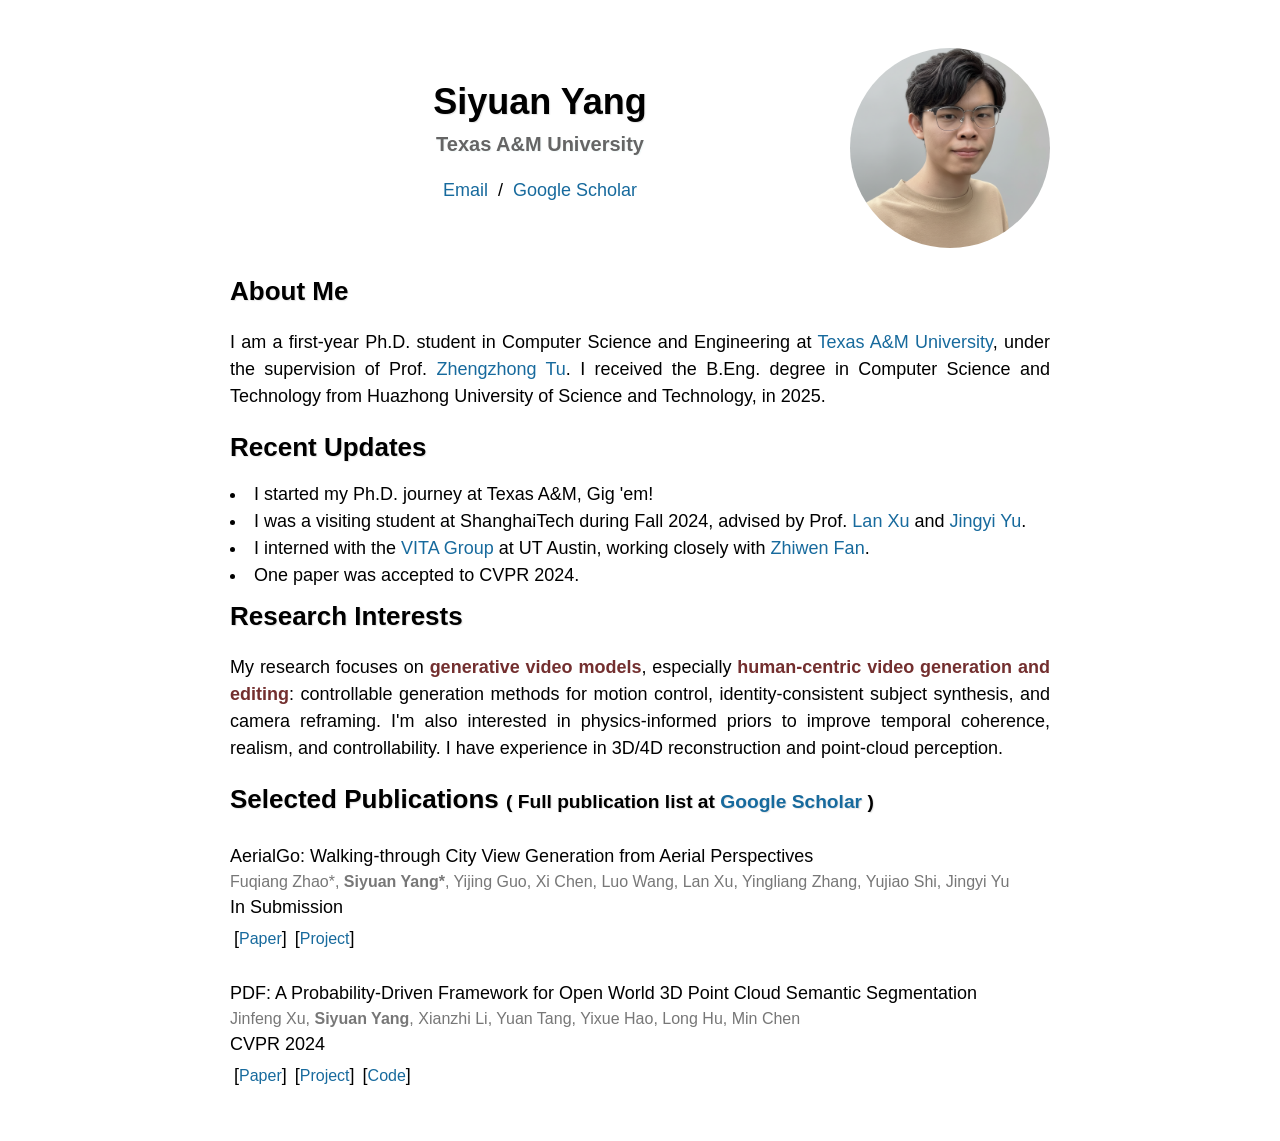
<file: index.html>
<!DOCTYPE html>
<html lang="en">


<head>
    <meta http-equiv="Content-Type" content="text/html; charset=UTF-8"><!--<base target="_blank">-->
    <base href="." target="_blank">
    <link rel="preconnect" href="https://fonts.gstatic.com/">
    <link rel="stylesheet" type="text/css" data-href="https://fonts.googleapis.com/css?family=Lato">
    <link rel="preconnect" href="https://fonts.gstatic.com/" crossorigin="">
    <meta name="viewport" content="width=device-width">
    <title>Siyuan Yang's Homepage</title>
    <link rel="icon" href="/images/sky_icon.jpeg" type="image/jpg">
    <meta name="description"
        content="I am a Ph.D. student in Computer Science and Engineering at Texas A&M University.">
    <meta name="next-head-count" content="4">
    <link rel="preload" href="./Homepage_files/body.css" as="style">
    <link rel="stylesheet" href="./Homepage_files/body.css" data-n-g="">
    <link rel="preload" href="./Homepage_files/pub.css" as="style">
    <link rel="stylesheet" href="./Homepage_files/pub.css" data-n-p=""><noscript data-n-css=""></noscript>

    <style>
        body {
            font-family: Palatino, sans-serif;
            font-size: 18px;
        }
    </style>

    <style>
        a {
            /* color: #305b81; */
            color: #176a9d;
            text-decoration: none;
        }

        a:hover {
            /* color:rgb(197, 139, 92); */
            color: rgb(106, 0, 95);
            /* color: #B01C33; */
        }

        heading {
            font-size: 22px;
        }

        papertitle {
            font-size: 18px;
            font-weight: bold;
        }

        name {
            font-size: 30px;
            line-height: 130%;
        }

        note {
            color: #080808a6;
            font-size: 13px;
        }

        highlight {
            /* color:	#B01C33; */
            /* color: #305b81; */
            color: #176a9d;
        }

        .personal_chineseName__image {
            max-width: 100%;
            /* Ensures it doesn't overflow */
            height: auto;
            display: block;
            margin: 5px auto;
        }

        /* Match h3 size */
        .personal_chineseName__image {
            max-height: 1.8em;
            /* Keeps it similar to h3 font size */
        }

        h2 {
            font-size: 26px;
            /* Reduce from default size */
            font-weight: bold;
            margin-bottom: 14px;
            /* Adjust spacing */
        }

        /* Reduce the gap between paragraphs inside the table */
        .edu-info p {
            margin: 1px 0;
            /* Adjusts spacing between paragraphs */
        }

        .name-highlight {
            font-weight: bold;
            /* Makes it bold */
            /* color: #DAA520; */
            /* Gold color */
            /* background-color: rgba(218, 165, 32, 0.15); */
            /* Light gold background */
            /* padding: 2px 5px; */
            /* Adds some spacing */
            /* border-radius: 5px; */
            /* Soft rounded corners */
        }

        #cat-gallery {
            margin: 20px auto;
            text-align: center;
        }

        .gallery {
            display: flex;
            justify-content: center;
            flex-wrap: wrap;
            gap: 20px;
            margin-top: 15px;
        }

        .gallery figure {
            margin: 0;
            width: 200px;
            /* Adjust the width as needed */
        }

        .gallery img {
            width: 100%;
            height: auto;
            border-radius: 8px;
            /* Optional: add some rounded corners */
        }

        .gallery figcaption {
            margin-top: 8px;
            font-size: 16px;
            color: #333;
        }
        .affiliation-logos {
            display: flex;
            justify-content: center;
            gap: 50px;
            flex-wrap: wrap;
            align-items: center;
            margin-bottom: 50px;
        }
    </style>




</head>


<body>
    <div id="__next">
        <div class="styles_container__1_WuM">
            <section>
                <div class="personal_profile__BdQI4"><img class="personal_portrait__BAkO0" src="./images/siyuan.png"
                        alt="pottrait">
                    <div class="personal_profileInfo__1Y4pW">
                        <h2 class="personal_name__1_mHK">Siyuan Yang</span></h2>
                        <!-- <h3 class="personal_chineseName__18aOD">朱汉卿</h3> -->
                        <!-- <img class="personal_chineseName__image" src="./images/hanqing_chinese_name_v2.png"
                            alt="Chinese Name"> -->
                        <h3 class="personal_worksFor__2L0De">Texas A&M University</h3>
                        <p style="text-align:center">
                            <a href="mailto:siyuan@tamu.edu">Email</a> &nbsp;/&nbsp;
                            <a href="https://scholar.google.com/citations?user=Z9YNf34AAAAJ"> Google Scholar</a>
                            <!--  <a href="https://github.com/Mia-Cong"> Github </a> &nbsp;/&nbsp;
                            <a href="docs/CV_WYC_2025.pdf"> CV </a> &nbsp;/&nbsp; -->
                            </p>
                    </div>
                </div>
            </section>
            <section>
                <h2>About Me</h2>
                <div>
                    <p>I am a first-year Ph.D. student in Computer Science and Engineering at <a
                            href="https://www.tamu.edu/">Texas A&M University</a>, under the
                        supervision of Prof. <a href="https://vztu.github.io/">Zhengzhong Tu</a>.
                        I received the B.Eng. degree in Computer Science and Technology from Huazhong University of Science and Technology, in 2025.
                    </p>



                </div>
            </section>

            <section>
                <h2>Recent Updates</h2>
                <li>
                    <span>I started my Ph.D. journey at Texas A&amp;M, Gig 'em!</span>
                </li>
                <li>
                    <span>I was a visiting student at ShanghaiTech during Fall 2024, advised by Prof. <a href="https://scholar.google.com/citations?user=aPS5pJkAAAAJ&hl=en">Lan Xu</a> and <a href="https://www.yu-jingyi.com/">Jingyi Yu</a>.</span>
                </li>
                <li>
                    <span>I interned with the <a href="https://www.vita-group.space/">VITA Group</a> at UT Austin, working closely with <a href="https://zhiwenfan.github.io">Zhiwen Fan</a>.</span>
                </li>
                <li>
                    <span>One paper was accepted to CVPR 2024.</span>
                </li>
            </section>

            <section>
                <h2>Research Interests</h2>
                <div>
                    <p>
                        My research focuses on <span style="color:#732F2f; font-weight:bold;">generative video models</span>, especially <span style="color:#732F2f; font-weight:bold;">human-centric video generation and editing</span>: controllable generation methods for motion control, identity-consistent subject synthesis, and camera reframing. I'm also interested in physics-informed priors to improve temporal coherence, realism, and controllability. I have experience in 3D/4D reconstruction and point-cloud perception.
                    </p>
                    </ul>
                    </p>
                </div>
            </section>

            <!--  <section>
                <div class="affiliation-logos">

                    <img src="images/adobe_icon.png" alt="Adobe" style="width: auto; max-height: 100px;">
                    <img src="images/facebookai_logo.png" alt="Meta" style="width: auto; max-height: 70px;">
                    <img src="images/snap_icon.png" alt="Snapchat" style="width: auto; max-height: 100px;">
                    <img src="images/ut_logo.png" alt="UT Austin" style="width: auto; max-height: 100px;">
                    <img src="images/Sjtu-logo.png" alt="SJTU" style="width: auto; max-height: 100px;">
                </div>

            </section> -->


            <section>
                <h2>Selected Publications<br class="publication-list_mobileBreak__24vsO">
                    <span class="publication-list_filters__3ikvu"> <span>Full publication list at </span>
                        <span><a href="https://scholar.google.com/citations?user=Z9YNf34AAAAJ">Google Scholar</a> </span>
                    </span>
                </h2>
                <div>
                    
                    <div class="publication_publication__1Icb_">
                        <div class="publication_info__kLRGP">
                            <div class="publication_title__3m6SE">AerialGo: Walking-through City View Generation from Aerial Perspectives</div>
                            <div class="publication_authors__qkFXc"><span>Fuqiang Zhao*, <span class="name-highlight">Siyuan Yang*</span>, Yijing Guo, Xi Chen, Luo Wang, Lan Xu, Yingliang Zhang, Yujiao Shi, Jingyi Yu</span></div>
                            <div class="publication_venue__1Dv6R"><span>In Submission</span></div>
                            <div class="publication_links__aEpO_">
                                <span class="publication_link__fXY43"><a href="https://arxiv.org/abs/2412.00157">Paper</a></span>
                                <span class="publication_link__fXY43"><a href="#" onclick="event.preventDefault(); location.reload();">Project</a></span>
                            </div>
                        </div>
                    </div>



                    <div class="publication_publication__1Icb_">
                        <div class="publication_info__kLRGP">
                            <div class="publication_title__3m6SE">PDF: A Probability-Driven Framework for Open World 3D Point Cloud Semantic Segmentation</div>
                            <div class="publication_authors__qkFXc"><span>Jinfeng Xu, <span class="name-highlight">Siyuan Yang</span>, Xianzhi Li, Yuan Tang, Yixue Hao, Long Hu, Min Chen</span></div>
                            <div class="publication_venue__1Dv6R"><span>CVPR 2024</span></div>
                            <div class="publication_links__aEpO_">
                                <span class="publication_link__fXY43"><a href="https://arxiv.org/abs/2404.00979">Paper</a></span>
                                <span class="publication_link__fXY43"><a href="#" onclick="event.preventDefault(); location.reload();">Project</a></span>
                                <span class="publication_link__fXY43"><a href="https://github.com/JinfengX/PointCloudPDF">Code</a></span>
                            </div>
                        </div>
                    </div>

                </div>


            </section>  
        </div>
    </div>

    <script>
        document.addEventListener('DOMContentLoaded', () => {
            const timeElem = document.querySelector('footer time');
            if (timeElem) {
                // Get the document's last modified date
                const lastModified = new Date(document.lastModified);
                // Format the date (adjust the options as needed)
                const options = { year: 'numeric', month: 'short', day: 'numeric' };
                timeElem.textContent = lastModified.toLocaleDateString(undefined, options);
                timeElem.setAttribute('datetime', lastModified.toISOString());
            }
        });
    </script>

</body>

</html>
</file>
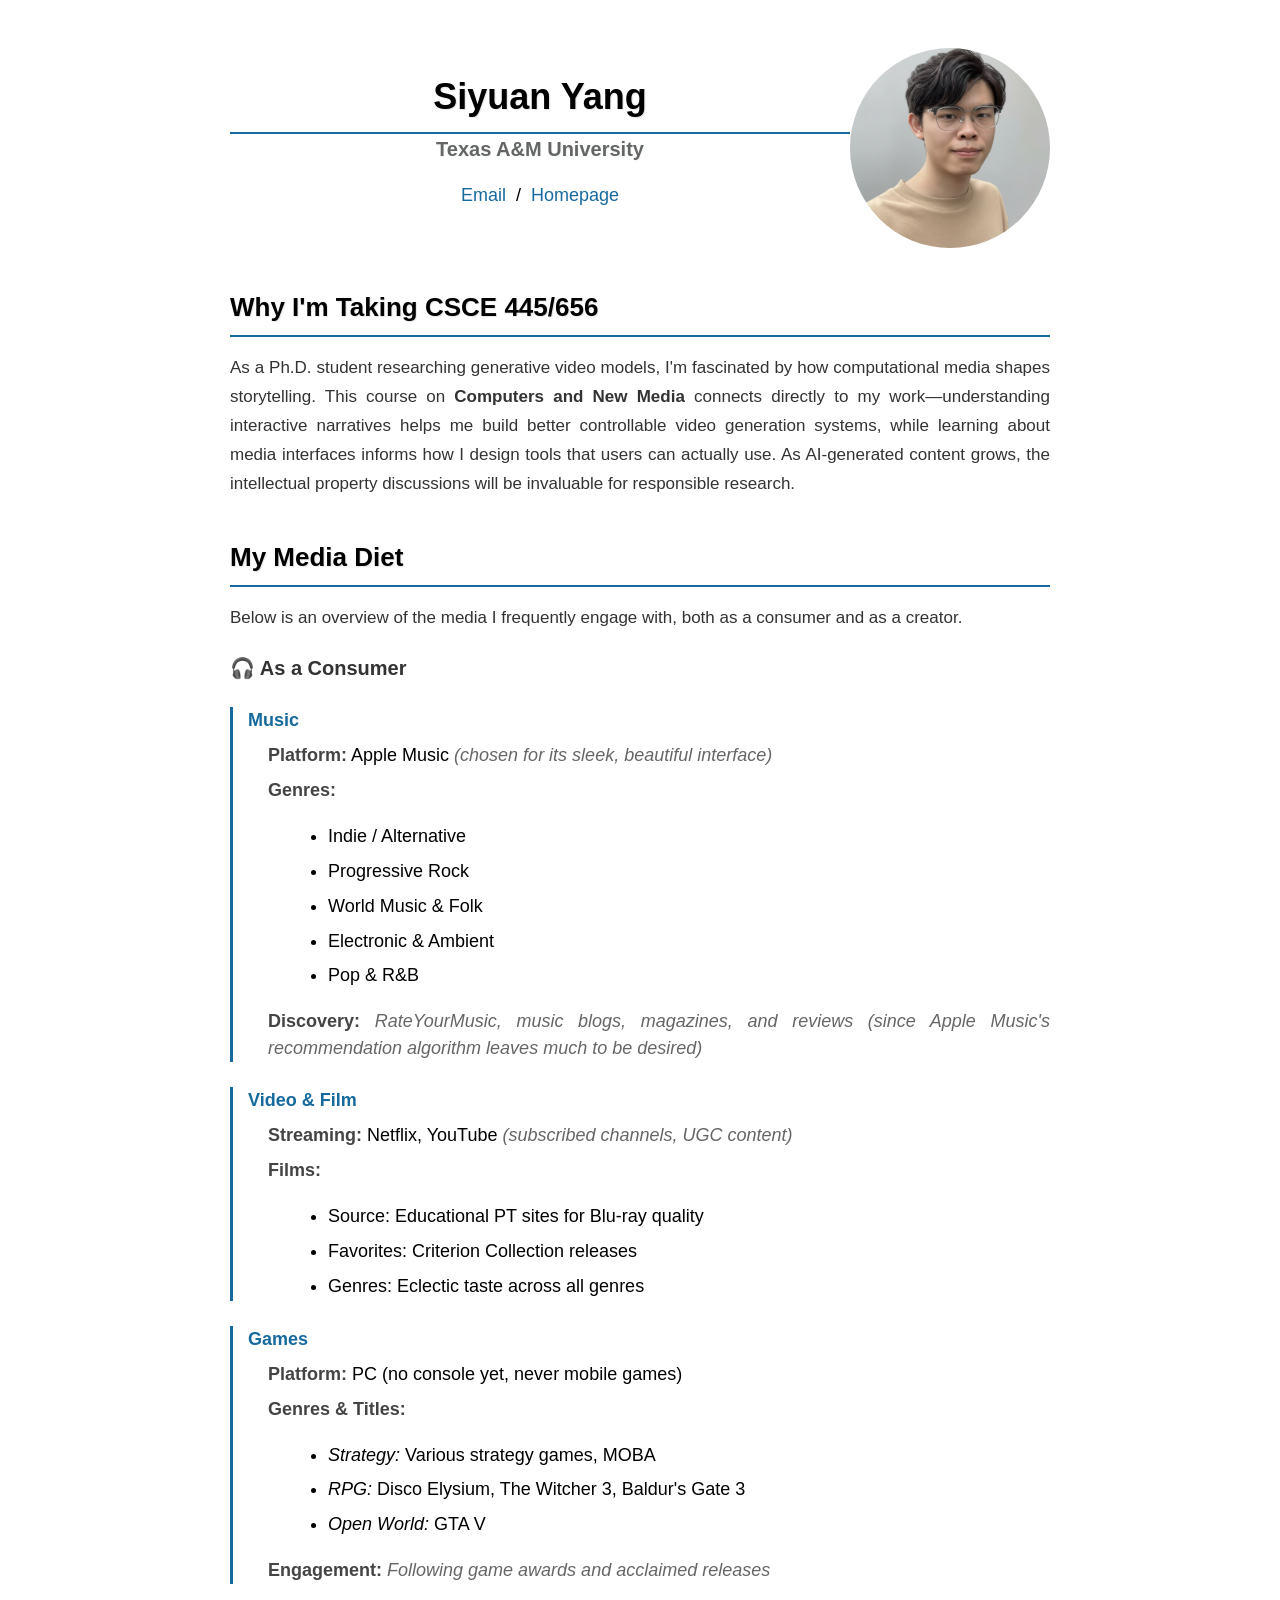
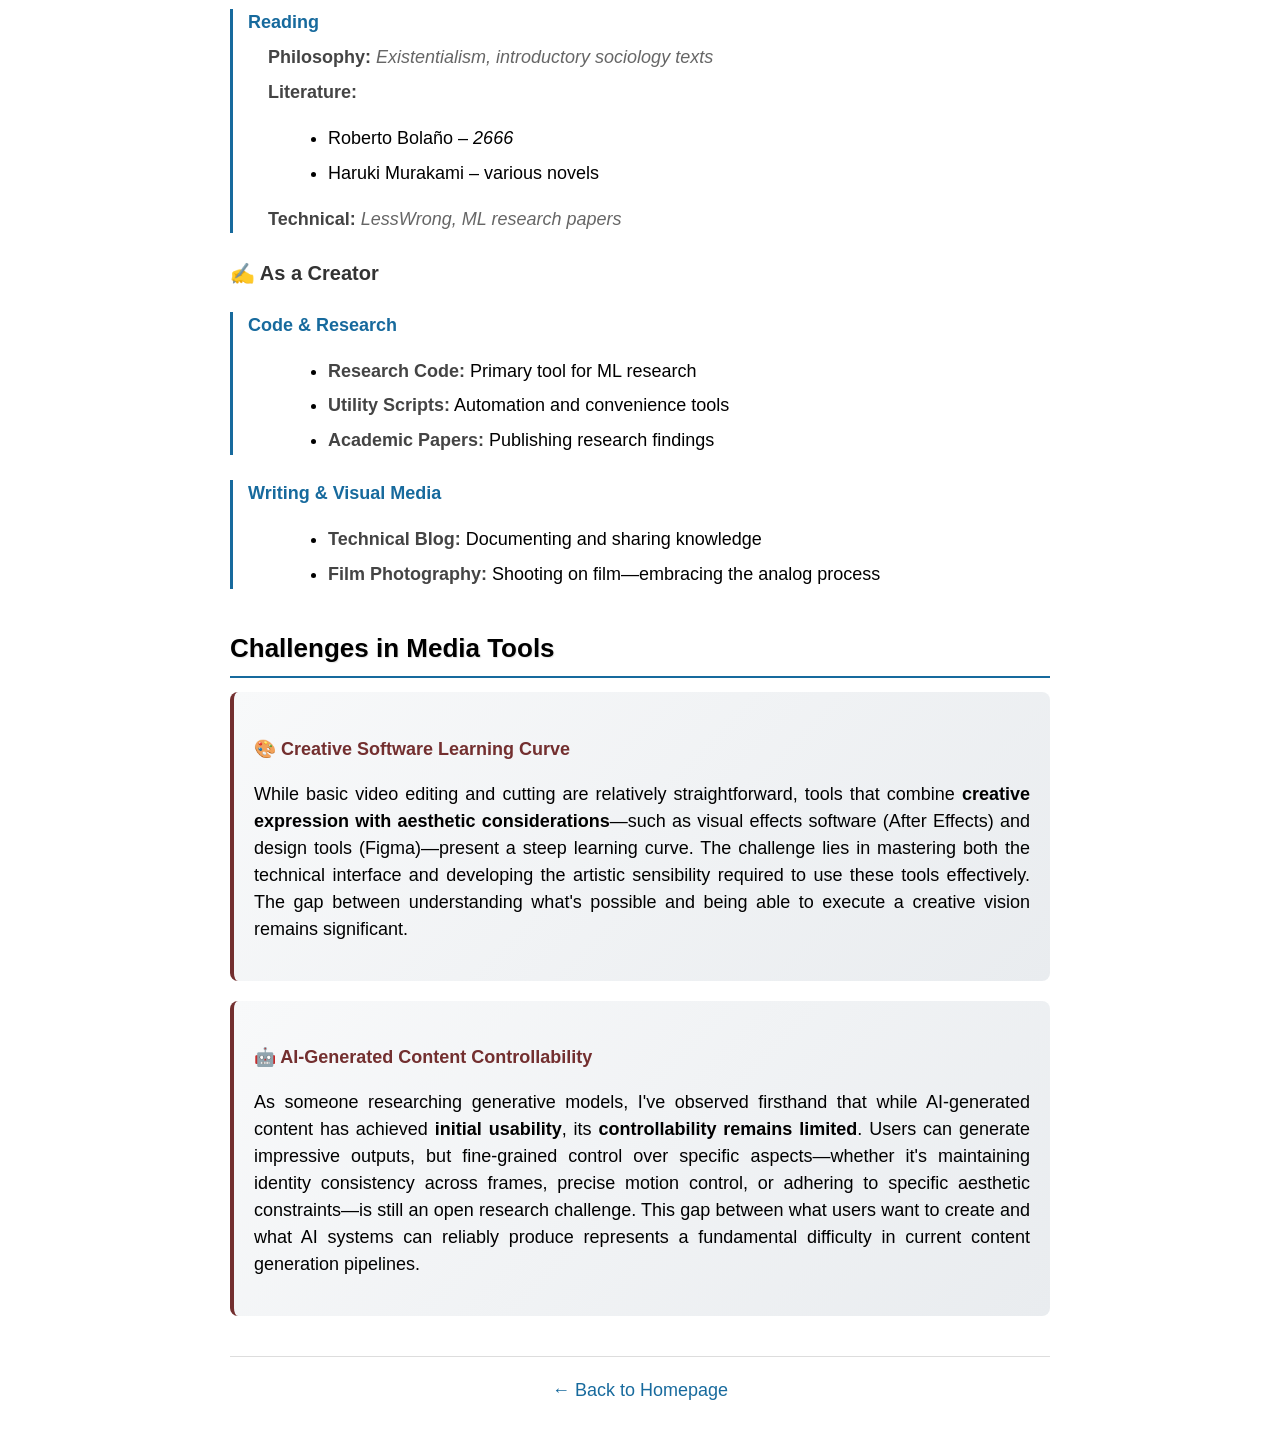
<file: csce445.html>
<!DOCTYPE html>
<html lang="en">

<head>
    <meta http-equiv="Content-Type" content="text/html; charset=UTF-8">
    <base href="." target="_blank">
    <link rel="preconnect" href="https://fonts.gstatic.com/">
    <link rel="stylesheet" type="text/css" data-href="https://fonts.googleapis.com/css?family=Lato">
    <link rel="preconnect" href="https://fonts.gstatic.com/" crossorigin="">
    <meta name="viewport" content="width=device-width">
    <title>CSCE 445/656 - Siyuan Yang</title>
    <link rel="icon" href="/images/sky_icon.jpeg" type="image/jpg">
    <meta name="description" content="CSCE 445/656 Assignment 1 - Personal Web Page by Siyuan Yang">
    <link rel="preload" href="./Homepage_files/body.css" as="style">
    <link rel="stylesheet" href="./Homepage_files/body.css" data-n-g="">
    <link rel="preload" href="./Homepage_files/pub.css" as="style">
    <link rel="stylesheet" href="./Homepage_files/pub.css" data-n-p="">

    <style>
        body {
            font-family: Palatino, sans-serif;
            font-size: 18px;
        }

        a {
            color: #176a9d;
            text-decoration: none;
        }

        a:hover {
            color: rgb(106, 0, 95);
        }

        h2 {
            font-size: 26px;
            font-weight: bold;
            margin-bottom: 14px;
            border-bottom: 2px solid #176a9d;
            padding-bottom: 8px;
        }

        h3 {
            font-size: 20px;
            font-weight: bold;
            color: #333;
            margin-top: 20px;
            margin-bottom: 10px;
        }

        .section {
            margin-bottom: 40px;
        }

        .media-category {
            margin-bottom: 25px;
            padding-left: 15px;
            border-left: 3px solid #176a9d;
        }

        .media-category h4 {
            font-size: 18px;
            font-weight: bold;
            color: #176a9d;
            margin-bottom: 8px;
        }

        .media-subcategory {
            margin-left: 20px;
            margin-bottom: 8px;
        }

        .media-subcategory strong {
            color: #444;
        }

        .media-items {
            color: #666;
            font-style: italic;
        }

        .challenge-box {
            background: linear-gradient(135deg, #f8f9fa 0%, #e9ecef 100%);
            border-radius: 8px;
            padding: 20px;
            margin-bottom: 20px;
            border-left: 4px solid #732F2f;
        }

        .challenge-box h4 {
            color: #732F2f;
            margin-bottom: 10px;
            font-size: 18px;
        }

        .intro-text {
            font-size: 17px;
            line-height: 1.7;
            color: #333;
        }

        ul {
            list-style-type: disc;
            margin-left: 20px;
        }

        li {
            margin-bottom: 6px;
            line-height: 1.6;
        }

        .back-link {
            margin-top: 30px;
            padding-top: 20px;
            border-top: 1px solid #ddd;
            text-align: center;
        }
    </style>
</head>

<body>
    <div id="__next">
        <div class="styles_container__1_WuM">

            <!-- Section 1: Introduction -->
            <section class="section">
                <div class="personal_profile__BdQI4">
                    <img class="personal_portrait__BAkO0" src="./images/siyuan.png" alt="Siyuan Yang">
                    <div class="personal_profileInfo__1Y4pW">
                        <h2 class="personal_name__1_mHK">Siyuan Yang</h2>
                        <h3 class="personal_worksFor__2L0De">Texas A&M University</h3>
                        <p style="text-align:center">
                            <a href="mailto:siyuan@tamu.edu">Email</a> &nbsp;/&nbsp;
                            <a href="https://reed-yang.github.io/">Homepage</a>
                        </p>
                    </div>
                </div>
            </section>

            <section class="section">
                <h2>Why I'm Taking CSCE 445/656</h2>
                <div class="intro-text">
                    <p>
                        As a Ph.D. student researching generative video models, I'm fascinated by how computational
                        media shapes storytelling. This course on <strong>Computers and New Media</strong> connects
                        directly to my work—understanding interactive narratives helps me build better controllable
                        video generation systems, while learning about media interfaces informs how I design tools that
                        users can actually use. As AI-generated content grows, the intellectual property discussions
                        will be invaluable for responsible research.
                    </p>
                </div>
            </section>

            <!-- Section 2: Media Usage -->
            <section class="section">
                <h2>My Media Diet</h2>
                <p class="intro-text">Below is an overview of the media I frequently engage with, both as a consumer and
                    as a creator.</p>

                <h3>🎧 As a Consumer</h3>

                <div class="media-category">
                    <h4>Music</h4>
                    <div class="media-subcategory">
                        <strong>Platform:</strong> Apple Music <span class="media-items">(chosen for its sleek,
                            beautiful interface)</span>
                    </div>
                    <div class="media-subcategory">
                        <strong>Genres:</strong>
                        <ul>
                            <li>Indie / Alternative</li>
                            <li>Progressive Rock</li>
                            <li>World Music & Folk</li>
                            <li>Electronic & Ambient</li>
                            <li>Pop & R&B</li>
                        </ul>
                    </div>
                    <div class="media-subcategory">
                        <strong>Discovery:</strong> <span class="media-items">RateYourMusic, music blogs, magazines, and
                            reviews (since Apple Music's recommendation algorithm leaves much to be desired)</span>
                    </div>
                </div>

                <div class="media-category">
                    <h4>Video & Film</h4>
                    <div class="media-subcategory">
                        <strong>Streaming:</strong> Netflix, YouTube <span class="media-items">(subscribed channels, UGC
                            content)</span>
                    </div>
                    <div class="media-subcategory">
                        <strong>Films:</strong>
                        <ul>
                            <li>Source: Educational PT sites for Blu-ray quality</li>
                            <li>Favorites: Criterion Collection releases</li>
                            <li>Genres: Eclectic taste across all genres</li>
                        </ul>
                    </div>
                </div>

                <div class="media-category">
                    <h4>Games</h4>
                    <div class="media-subcategory">
                        <strong>Platform:</strong> PC (no console yet, never mobile games)
                    </div>
                    <div class="media-subcategory">
                        <strong>Genres & Titles:</strong>
                        <ul>
                            <li><em>Strategy:</em> Various strategy games, MOBA</li>
                            <li><em>RPG:</em> Disco Elysium, The Witcher 3, Baldur's Gate 3</li>
                            <li><em>Open World:</em> GTA V</li>
                        </ul>
                    </div>
                    <div class="media-subcategory">
                        <strong>Engagement:</strong> <span class="media-items">Following game awards and acclaimed
                            releases</span>
                    </div>
                </div>

                <div class="media-category">
                    <h4>Reading</h4>
                    <div class="media-subcategory">
                        <strong>Philosophy:</strong> <span class="media-items">Existentialism, introductory sociology
                            texts</span>
                    </div>
                    <div class="media-subcategory">
                        <strong>Literature:</strong>
                        <ul>
                            <li>Roberto Bolaño – <em>2666</em></li>
                            <li>Haruki Murakami – various novels</li>
                        </ul>
                    </div>
                    <div class="media-subcategory">
                        <strong>Technical:</strong> <span class="media-items">LessWrong, ML research papers</span>
                    </div>
                </div>

                <h3>✍️ As a Creator</h3>

                <div class="media-category">
                    <h4>Code & Research</h4>
                    <div class="media-subcategory">
                        <ul>
                            <li><strong>Research Code:</strong> Primary tool for ML research</li>
                            <li><strong>Utility Scripts:</strong> Automation and convenience tools</li>
                            <li><strong>Academic Papers:</strong> Publishing research findings</li>
                        </ul>
                    </div>
                </div>

                <div class="media-category">
                    <h4>Writing & Visual Media</h4>
                    <div class="media-subcategory">
                        <ul>
                            <li><strong>Technical Blog:</strong> Documenting and sharing knowledge</li>
                            <li><strong>Film Photography:</strong> Shooting on film—embracing the analog process</li>
                        </ul>
                    </div>
                </div>

            </section>

            <!-- Section 3: Challenges -->
            <section class="section">
                <h2>Challenges in Media Tools</h2>

                <div class="challenge-box">
                    <h4>🎨 Creative Software Learning Curve</h4>
                    <p>
                        While basic video editing and cutting are relatively straightforward, tools that combine
                        <strong>creative expression with aesthetic considerations</strong>—such as visual effects
                        software (After Effects) and design tools (Figma)—present a steep learning curve. The challenge
                        lies in mastering both the technical interface and developing the artistic sensibility required
                        to use these tools effectively. The gap between understanding what's possible and being able to
                        execute a creative vision remains significant.
                    </p>
                </div>

                <div class="challenge-box">
                    <h4>🤖 AI-Generated Content Controllability</h4>
                    <p>
                        As someone researching generative models, I've observed firsthand that while AI-generated
                        content has achieved <strong>initial usability</strong>, its <strong>controllability remains
                            limited</strong>. Users can generate impressive outputs, but fine-grained control over
                        specific aspects—whether it's maintaining identity consistency across frames, precise motion
                        control, or adhering to specific aesthetic constraints—is still an open research challenge. This
                        gap between what users want to create and what AI systems can reliably produce represents a
                        fundamental difficulty in current content generation pipelines.
                    </p>
                </div>

            </section>

            <div class="back-link">
                <a href="index.html">← Back to Homepage</a>
            </div>

        </div>
    </div>
</body>

</html>
</file>
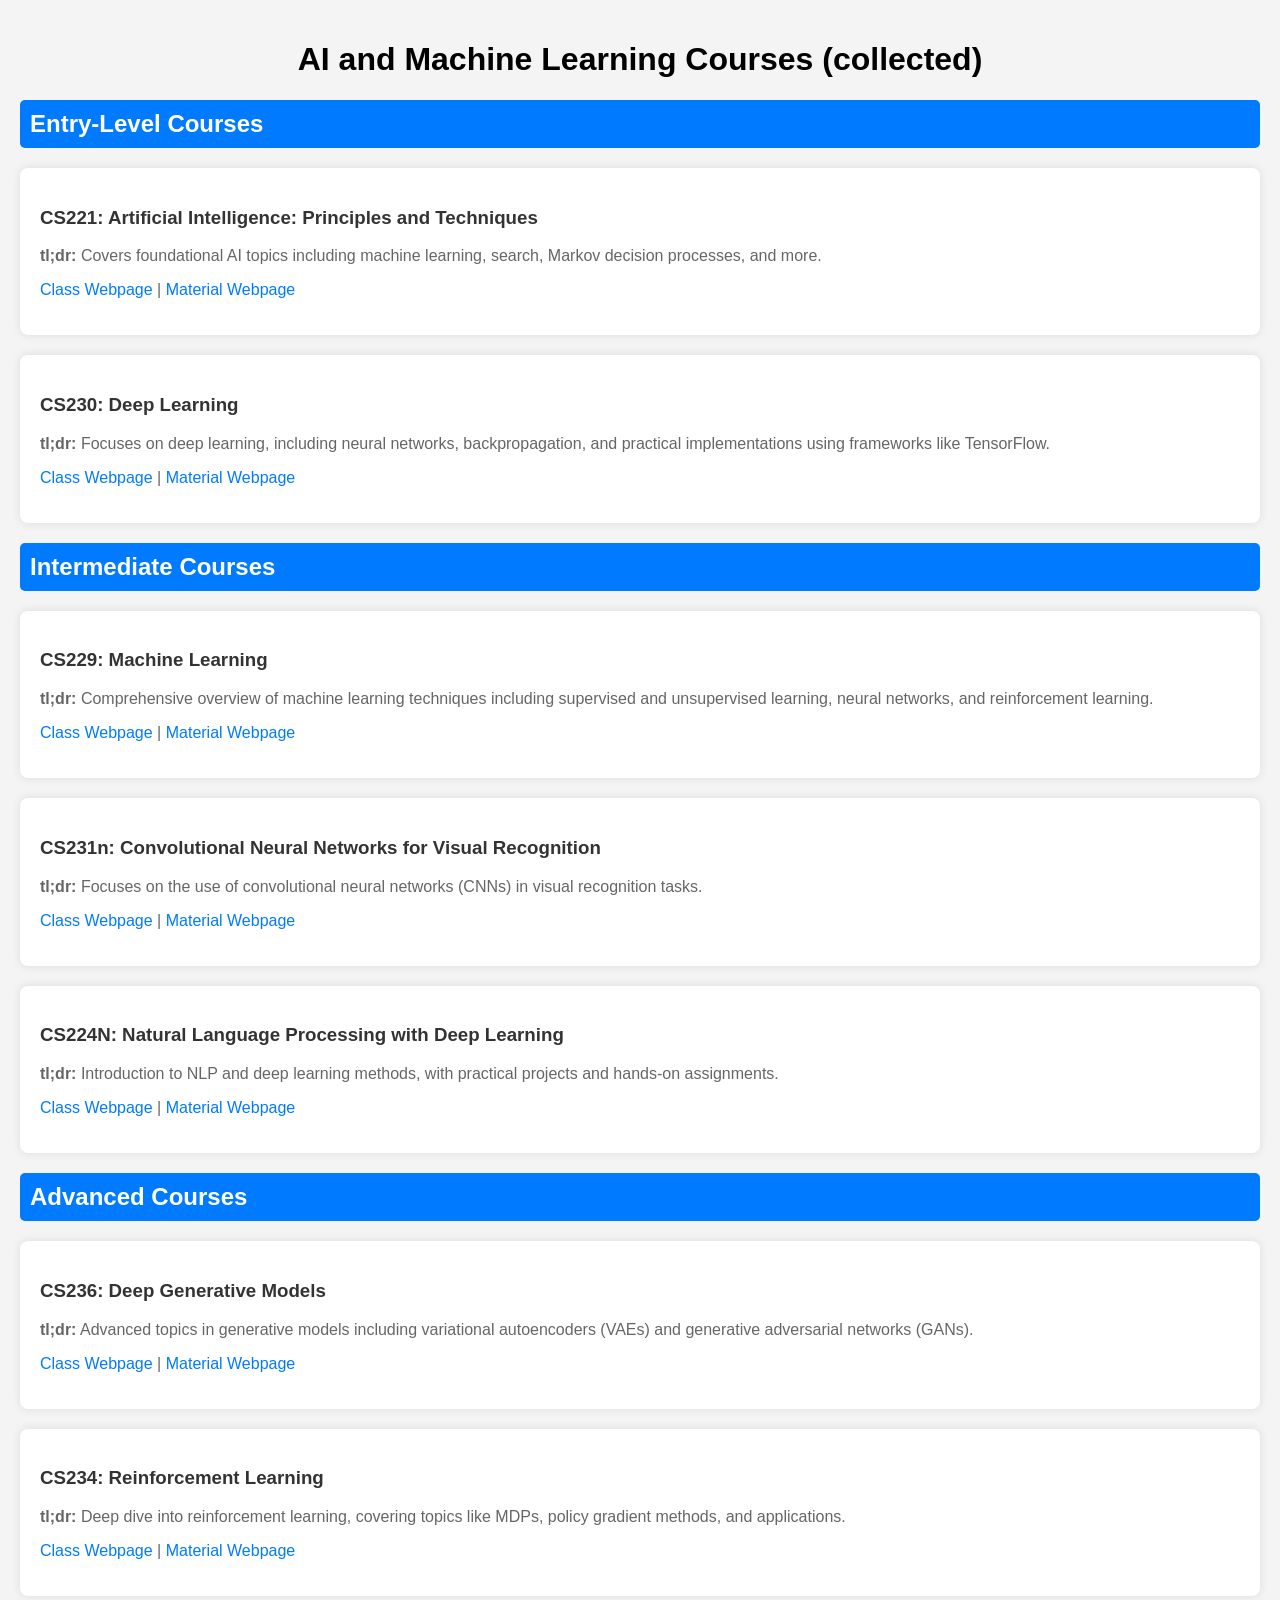
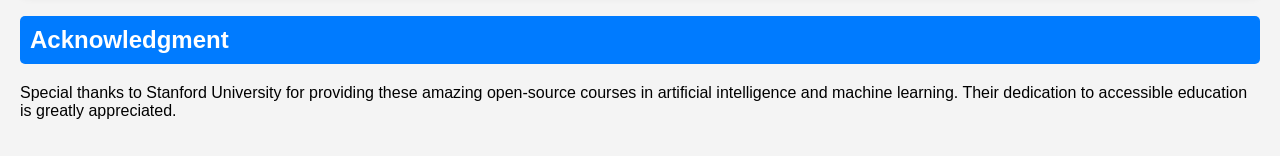
<file: Homepage_files/online_classes.html>
<!DOCTYPE html>
<html lang="en">
<head>
    <meta charset="UTF-8">
    <meta name="viewport" content="width=device-width, initial-scale=1.0">
    <title>AI and Machine Learning Courses</title>
    <style>
        body {
            font-family: Arial, sans-serif;
            background-color: #f4f4f4;
            margin: 0;
            padding: 20px;
        }
        h1 {
            text-align: center;
        }
        h2 {
            background-color: #007BFF;
            color: white;
            padding: 10px;
            border-radius: 5px;
        }
        .course {
            background-color: #fff;
            padding: 20px;
            margin: 20px 0;
            border-radius: 8px;
            box-shadow: 0 0 10px rgba(0, 0, 0, 0.1);
        }
        .course h3 {
            color: #333;
        }
        .course p {
            color: #666;
        }
        .course a {
            color: #007BFF;
            text-decoration: none;
        }
        .course a:hover {
            text-decoration: underline;
        }
    </style>
</head>
<body>

<h1>AI and Machine Learning Courses (collected)</h1>

<section>
    <h2>Entry-Level Courses</h2>

    <div class="course">
        <h3>CS221: Artificial Intelligence: Principles and Techniques</h3>
        <p><strong>tl;dr:</strong> Covers foundational AI topics including machine learning, search, Markov decision processes, and more.</p>
        <p><a href="https://cs221.stanford.edu">Class Webpage</a> | <a href="https://stanford-cs221.github.io/spring2024/modules/">Material Webpage</a></p>
    </div>

    <div class="course">
        <h3>CS230: Deep Learning</h3>
        <p><strong>tl;dr:</strong> Focuses on deep learning, including neural networks, backpropagation, and practical implementations using frameworks like TensorFlow.</p>
        <p><a href="https://cs230.stanford.edu">Class Webpage</a> | <a href="https://cs230.stanford.edu/lecture/">Material Webpage</a></p>
    </div>

</section>

<section>
    <h2>Intermediate Courses</h2>

    <div class="course">
        <h3>CS229: Machine Learning</h3>
        <p><strong>tl;dr:</strong> Comprehensive overview of machine learning techniques including supervised and unsupervised learning, neural networks, and reinforcement learning.</p>
        <p><a href="https://see.stanford.edu/Course/CS229">Class Webpage</a> | <a href="https://see.stanford.edu/Course/CS229">Material Webpage</a></p>
    </div>

    <div class="course">
        <h3>CS231n: Convolutional Neural Networks for Visual Recognition</h3>
        <p><strong>tl;dr:</strong> Focuses on the use of convolutional neural networks (CNNs) in visual recognition tasks.</p>
        <p><a href="http://cs231n.stanford.edu/">Class Webpage</a> | <a href="http://cs231n.stanford.edu/">Material Webpage</a></p>
    </div>


    <div class="course">
        <h3>CS224N: Natural Language Processing with Deep Learning</h3>
        <p><strong>tl;dr:</strong> Introduction to NLP and deep learning methods, with practical projects and hands-on assignments.</p>
        <p><a href="https://web.stanford.edu/class/cs224n">Class Webpage</a> | <a href="https://web.stanford.edu/class/archive/cs/cs224n/cs224n.1244/">Material Webpage</a></p>
    </div>

</section>

<section>
    <h2>Advanced Courses</h2>

    <div class="course">
        <h3>CS236: Deep Generative Models</h3>
        <p><strong>tl;dr:</strong> Advanced topics in generative models including variational autoencoders (VAEs) and generative adversarial networks (GANs).</p>
        <p><a href="https://deepgenerativemodels.github.io/">Class Webpage</a> | <a href="https://deepgenerativemodels.github.io/syllabus.html">Material Webpage</a></p>
    </div>

    <div class="course">
        <h3>CS234: Reinforcement Learning</h3>
        <p><strong>tl;dr:</strong> Deep dive into reinforcement learning, covering topics like MDPs, policy gradient methods, and applications.</p>
        <p><a href="https://web.stanford.edu/class/cs234/">Class Webpage</a> | <a href="https://web.stanford.edu/class/cs234/modules.html">Material Webpage</a></p>
    </div>
</section>


<section class="acknowledgment">
    <h2>Acknowledgment</h2>
    <p>Special thanks to Stanford University for providing these amazing open-source courses in artificial intelligence and machine learning. Their dedication to accessible education is greatly appreciated.</p>
</section>

</body>
</html>
</file>
<file: Homepage_files/body.css>
body,
html {
    padding: 0;
    margin: 0;
    font-family: -apple-system, BlinkMacSystemFont, Segoe UI, Roboto, Oxygen, Ubuntu, Cantarell, Fira Sans, Droid Sans, Helvetica Neue, sans-serif
}

body {
    background: #fff no-repeat fixed 0 0;
    margin: 3rem 0;
    font-family: Lato, sans-serif;
    line-height: 1.5;
    font-size: 1.2rem;
    font-weight: 400;
    text-align: justify
}

h1 {
    text-align: center;
    font-size: 4rem
}

h1,
h2 {
    color: #000;
    font-weight: 400;
    text-shadow: 1px 1px 1px hsla(0, 0%, 64.7%, .3)
}

h2 {
    margin: .3em 0 .2em;
    font-size: 2rem
}

a {
    color: #0567e7
}

a:not(:hover) {
    text-decoration: none
}

a img {
    border: 0
}

* {
    -webkit-box-sizing: border-box;
    -moz-box-sizing: border-box;
    box-sizing: border-box
}

@media only screen and (max-width:832px) {
    h1 {
        font-size: 3rem
    }
}
</file>
<file: Homepage_files/pub.css>
.personal_profile__BdQI4 {
    text-align: center;
    display: -moz-box;
    display: flex;
    -moz-box-orient: vertical;
    -moz-box-direction: normal;
    flex-direction: column;
    margin-bottom: 1.5rem;
    -moz-box-align: center;
    align-items: center
}

@media only screen and (min-width:832px) {
    .personal_profile__BdQI4 {
        -moz-box-orient: horizontal;
        -moz-box-direction: reverse;
        flex-direction: row-reverse
    }
}

.personal_profileInfo__1Y4pW {
    -moz-box-flex: 1;
    flex: 1 1
}

.personal_name__1_mHK {
    margin: 0;
    font-size: 36px;
}

.personal_chineseName__18aOD {
    font-size: 1.25rem;
    color: #3d3d3d;
    text-shadow: 1px 1px 1px rgba(45, 157, 167, .1);
    opacity: .6;
    margin: 0
}

.personal_fakeEmail__3q6yD {
    display: none
}

.personal_email__2kMgm {
    margin: 1.5rem 0;
    line-height: 1
}

.personal_email__2kMgm a {
    color: #000
}

.personal_links__p_eYL span:not(:last-of-type):after {
    content: " ∙ "
}

.personal_blurb__2rRwq {
    margin: 1rem 0;
    padding-top: .6em;
    padding-bottom: .8em;
    text-align: justify
}

.personal_atsign__3xW7w {
    color: #db4d6d;
    font-size: 1.35rem;
    font-weight: 700
}

.personal_portrait__BAkO0 {
    width: 200px;
    height: 200px;
    border-radius: 50%
}

.personal_worksFor__2L0De {
    font-size: 1.25rem;
    color: #000;
    text-shadow: 1px 1px 1px rgba(45, 157, 167, .1);
    opacity: .6;
    margin: 0
}

.publication_publication__1Icb_ {
    display: -moz-box;
    display: flex;  /* Switches layout from column to row */
    display: flex;
    -moz-box-orient: vertical;
    -moz-box-direction: normal;
    flex-direction: column;
    margin: 1.5rem 0;
    -webkit-hyphens: auto;
    -moz-hyphens: auto;
    -ms-hyphens: auto;
    hyphens: auto; 
    gap: 20px; /* Adds spacing between text and image */
}

.publication_image__1EUuC {
    width: 100%;
    padding-bottom: .5rem
}

.publication_image__1EUuC img,
.publication_image__1EUuC video,
.publication_image__full_size img,
.publication_image__full_size video,
.publication_image_0dot7_size img,
.publication_image_0dot7_size video,

publication_image_0dot7_size
.publication_info__kLRGP {
    width: 100%
}

.publication_title__3m6SE {
    display: block;
    font-size: 18px
}

.publication_title__3m6SE a:not(a[href]) {
    color: #000
}

.publication_authors__qkFXc {
    font-size: 16px;
    color: #777
}

.publication_authors__qkFXc>span:not(:last-of-type):after {
    content: ", \00a0"
}

.publication_authors__qkFXc a {
    color: #777
}

.publication_hilightedAuthor__KiWMY a {
    color: #000;
    font-weight: 700
}

.publication_venue__1Dv6R>span:not(:last-of-type):after {
    font-size: 18px;
    /* content: "\00a0" */
}

.publication_tag__q9Y_t:before {
    content: "["
}

.publication_tag__q9Y_t:after {
    content: "] "
}

.publication_highlights__2ILmf {
    color: #e83015
}

.publication_links__aEpO_ {
    display: -moz-box;
    display: flex;
    font-size: 18px;
}

.publication_link__fXY43 {
    padding: .25rem
}

.publication_link__fXY43>a {
    font-size: medium;
    -webkit-transition: all .1s ease-in-out;
    -moz-transition: all .1s ease-in-out;
    transition: all .1s ease-in-out
}

.publication_link__fXY43:before {
    content: "["
}

.publication_link__fXY43:after {
    content: "]"
}

.publication_links__aEpO_>a:not(:last-of-type) {
    margin-right: 1rem
}

@media only screen and (min-width:432px) {
    .publication_publication__1Icb_ {
        -moz-box-orient: horizontal;
        -moz-box-direction: normal;
        flex-direction: row;
        -webkit-hyphens: auto;
        -moz-hyphens: auto;
        -ms-hyphens: auto;
        hyphens: auto
    }

    .publication_image__1EUuC {
        width: 30%;
        max-width: 300px;
        padding: .5rem 1rem 0 0
    }

    .publication_image_full_size {
        width: 100%;
        padding: 3rem 0 0 0
    }

    .publication_image_0dot7_size {
        width: 70%;
        padding: .5rem 1rem 0 1rem; /* Sets equal padding on the left and right */
    }

    .publication_info__kLRGP {
        width: 98%
    }
}

.publication-list_filters__3ikvu {
    font-size: 1rem;
    color: #000
}

.publication-list_smallText__pUJXB {
    font-size: 1.1rem;
    color: #000
}

.publication-list_filters__3ikvu:before {
    content: " ( "
}

.publication-list_filters__3ikvu:after {
    content: " )"
}

.publication-list_filter__1x1Xu:not(:last-of-type):after {
    content: " / "
}

.publication-list_filter__1x1Xu a:hover {
    cursor: pointer;
    text-decoration: underline
}

.publication-list_filter__1x1Xu a:not(.publication-list_active__y3dLZ) {
    color: #000
}

.publication-list_label__38tLh {
    font-size: 1.3rem;
    margin: 0
}

@media screen and (min-width:432px) {
    .publication-list_mobileBreak__24vsO {
        display: none
    }

    .publication-list_filters__3ikvu {
        font-size: 1.2rem
    }
}

.styles_container__1_WuM {
    margin: 0 2rem;
    max-width: 820px
}

.styles_projects__-bgEX {
    width: 100%;
    display: -moz-box;
    display: flex;
    -moz-box-orient: vertical;
    -moz-box-direction: normal;
    flex-direction: column
}

.styles_projects__-bgEX iframe {
    width: 100%;
    min-height: 450px;
    height: auto;
    margin-bottom: 1em
}

.styles_collaborator__VflHz:not(:last-of-type):after {
    content: ", "
}

.styles_footer__3qp3V {
    text-align: center;
    color: #7a7a7a;
    font-weight: 400;
    font-size: 1rem;
    margin-top: 3em
}

.styles_footer__3qp3V p {
    margin: .5rem
}

.styles_footer__3qp3V a:not(:hover) {
    text-decoration: none;
    color: #7a7a7a
}

@media only screen and (min-width:832px) {
    .styles_container__1_WuM {
        margin: 0 auto
    }
}

.styles_title__1AK6- {
    display: block
}

.styles_title__1AK6- a {
    color: #000
}

.styles_authors__20Znu {
    font-size: 1.1rem
}

.styles_authors__20Znu span:not(:last-of-type):after {
    content: ", \00a0"
}

.styles_authors__20Znu a {
    color: #777
}

.styles_showMore__JvZFs {
    display: -moz-box;
    display: flex;
    -moz-box-pack: center;
    justify-content: center
}

.styles_showMore__JvZFs button {
    -webkit-appearance: none;
    -moz-appearance: none;
    appearance: none;
    background: transparent;
    outline: none;
    border: 1px solid grey;
    border-radius: 1px;
    font-size: medium;
    cursor: pointer;
    padding: .5rem
}
</file>
